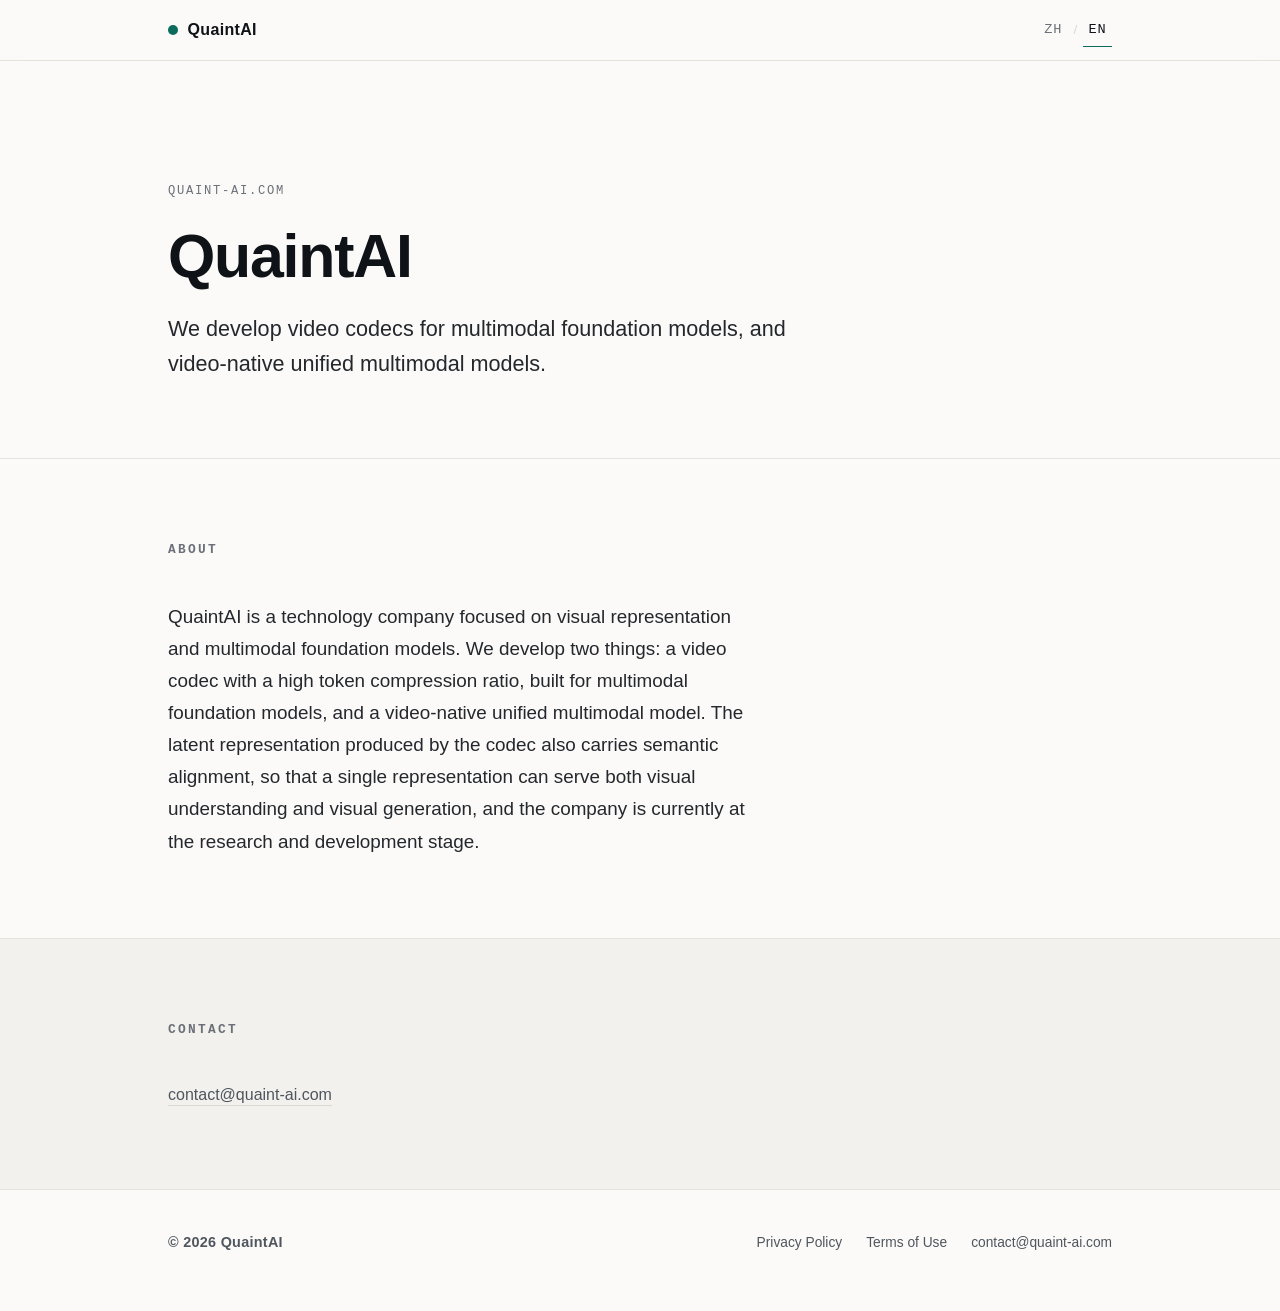
<file: index.html>
<!DOCTYPE html>
<html lang="en" data-lang="en"
      data-title-zh="QuaintAI"
      data-title-en="QuaintAI"
      data-desc-zh="QuaintAI 是一家专注视觉表示与多模态基础模型的技术公司，研发面向多模态基础模型的高 token 压缩率视频编解码器，以及视频原生的多模态统一模型。"
      data-desc-en="QuaintAI is a technology company focused on visual representation and multimodal foundation models. We develop a video codec with a high token compression ratio for multimodal foundation models, and a video-native unified multimodal model.">
<head>
<meta charset="utf-8">
<meta name="viewport" content="width=device-width, initial-scale=1">
<title>QuaintAI</title>
<meta name="description" id="meta-description" content="QuaintAI is a technology company focused on visual representation and multimodal foundation models. We develop a video codec with a high token compression ratio for multimodal foundation models, and a video-native unified multimodal model.">
<meta name="theme-color" content="#0d0f12">
<meta property="og:type" content="website">
<meta property="og:site_name" content="QuaintAI">
<meta property="og:url" content="https://quaint-ai.com/">
<meta property="og:locale" id="og-locale" content="en_US">
<meta property="og:title" id="og-title" content="QuaintAI">
<meta property="og:description" id="og-description" content="QuaintAI is a technology company focused on visual representation and multimodal foundation models. We develop a video codec with a high token compression ratio for multimodal foundation models, and a video-native unified multimodal model.">
<meta name="twitter:card" content="summary">
<link rel="canonical" href="https://quaint-ai.com/">
<link rel="icon" href="data:image/svg+xml,%3Csvg xmlns='http://www.w3.org/2000/svg' viewBox='0 0 32 32'%3E%3Crect width='32' height='32' rx='7' fill='%230d0f12'/%3E%3Cpath d='M16 7.5a8.5 8.5 0 1 0 5.1 15.3l2.2 2.2 1.9-1.9-2.2-2.2A8.5 8.5 0 0 0 16 7.5zm0 3a5.5 5.5 0 1 1 0 11 5.5 5.5 0 0 1 0-11z' fill='%235fd3bc'/%3E%3C/svg%3E">
<link rel="stylesheet" href="assets/style.css">
</head>
<body>
<a class="skip-link" href="#main"><span lang="zh">跳到主要内容</span><span lang="en">Skip to main content</span></a>

<header class="site-header">
  <div class="wrap header-row">
    <a class="brand" href="./" aria-label="QuaintAI">
      <span class="brand-mark" aria-hidden="true"></span>
      <span class="brand-name">QuaintAI</span>
    </a>
    <div class="lang-switch" role="group" aria-label="Language / 语言">
      <button type="button" class="lang-btn" data-set-lang="zh" aria-pressed="false" aria-label="切换到中文 / Switch to Chinese">ZH</button>
      <span class="lang-sep" aria-hidden="true">/</span>
      <button type="button" class="lang-btn" data-set-lang="en" aria-pressed="true" aria-label="Switch to English">EN</button>
    </div>
  </div>
</header>

<main id="main">

  <section class="hero">
    <div class="wrap">
      <p class="eyebrow">quaint-ai.com</p>
      <h1 class="hero-title">QuaintAI</h1>
      <p class="hero-statement" lang="zh">我们研发面向多模态基础模型的视频编解码器，以及视频原生的多模态统一模型。</p>
      <p class="hero-statement" lang="en">We develop video codecs for multimodal foundation models, and video-native unified multimodal models.</p>
    </div>
  </section>

  <section class="section" id="about" aria-labelledby="about-h">
    <div class="wrap">
      <h2 class="section-title" id="about-h"><span lang="zh">关于我们</span><span lang="en">About</span></h2>
      <p class="lede" lang="zh">QuaintAI 是一家专注视觉表示与多模态基础模型的技术公司，研发两样东西：面向多模态基础模型的高 token 压缩率视频编解码器，以及视频原生的多模态统一模型。编解码器输出的 latent representation 同时承担语义对齐，使同一套表示可以同时服务视觉理解与视觉生成。公司目前处于技术研发阶段。</p>
      <p class="lede" lang="en">QuaintAI is a technology company focused on visual representation and multimodal foundation models. We develop two things: a video codec with a high token compression ratio, built for multimodal foundation models, and a video-native unified multimodal model. The latent representation produced by the codec also carries semantic alignment, so that a single representation can serve both visual understanding and visual generation, and the company is currently at the research and development stage.</p>
    </div>
  </section>

  <section class="section section-alt" id="contact" aria-labelledby="contact-h">
    <div class="wrap">
      <h2 class="section-title" id="contact-h"><span lang="zh">联系我们</span><span lang="en">Contact</span></h2>
      <p class="contact-mail"><a href="mailto:contact@quaint-ai.com">contact@quaint-ai.com</a></p>

    </div>
  </section>

</main>

<footer class="site-footer">
  <div class="wrap footer-row">
    <p class="footer-brand">© 2026 QuaintAI</p>
    <nav class="footer-links" aria-label="Legal">
      <a href="privacy.html"><span lang="zh">隐私政策</span><span lang="en">Privacy Policy</span></a>
      <a href="terms.html"><span lang="zh">服务条款</span><span lang="en">Terms of Use</span></a>
      <a href="mailto:contact@quaint-ai.com">contact@quaint-ai.com</a>
    </nav>
  </div>
</footer>

<script src="assets/main.js" defer></script>
</body>
</html>
</file>
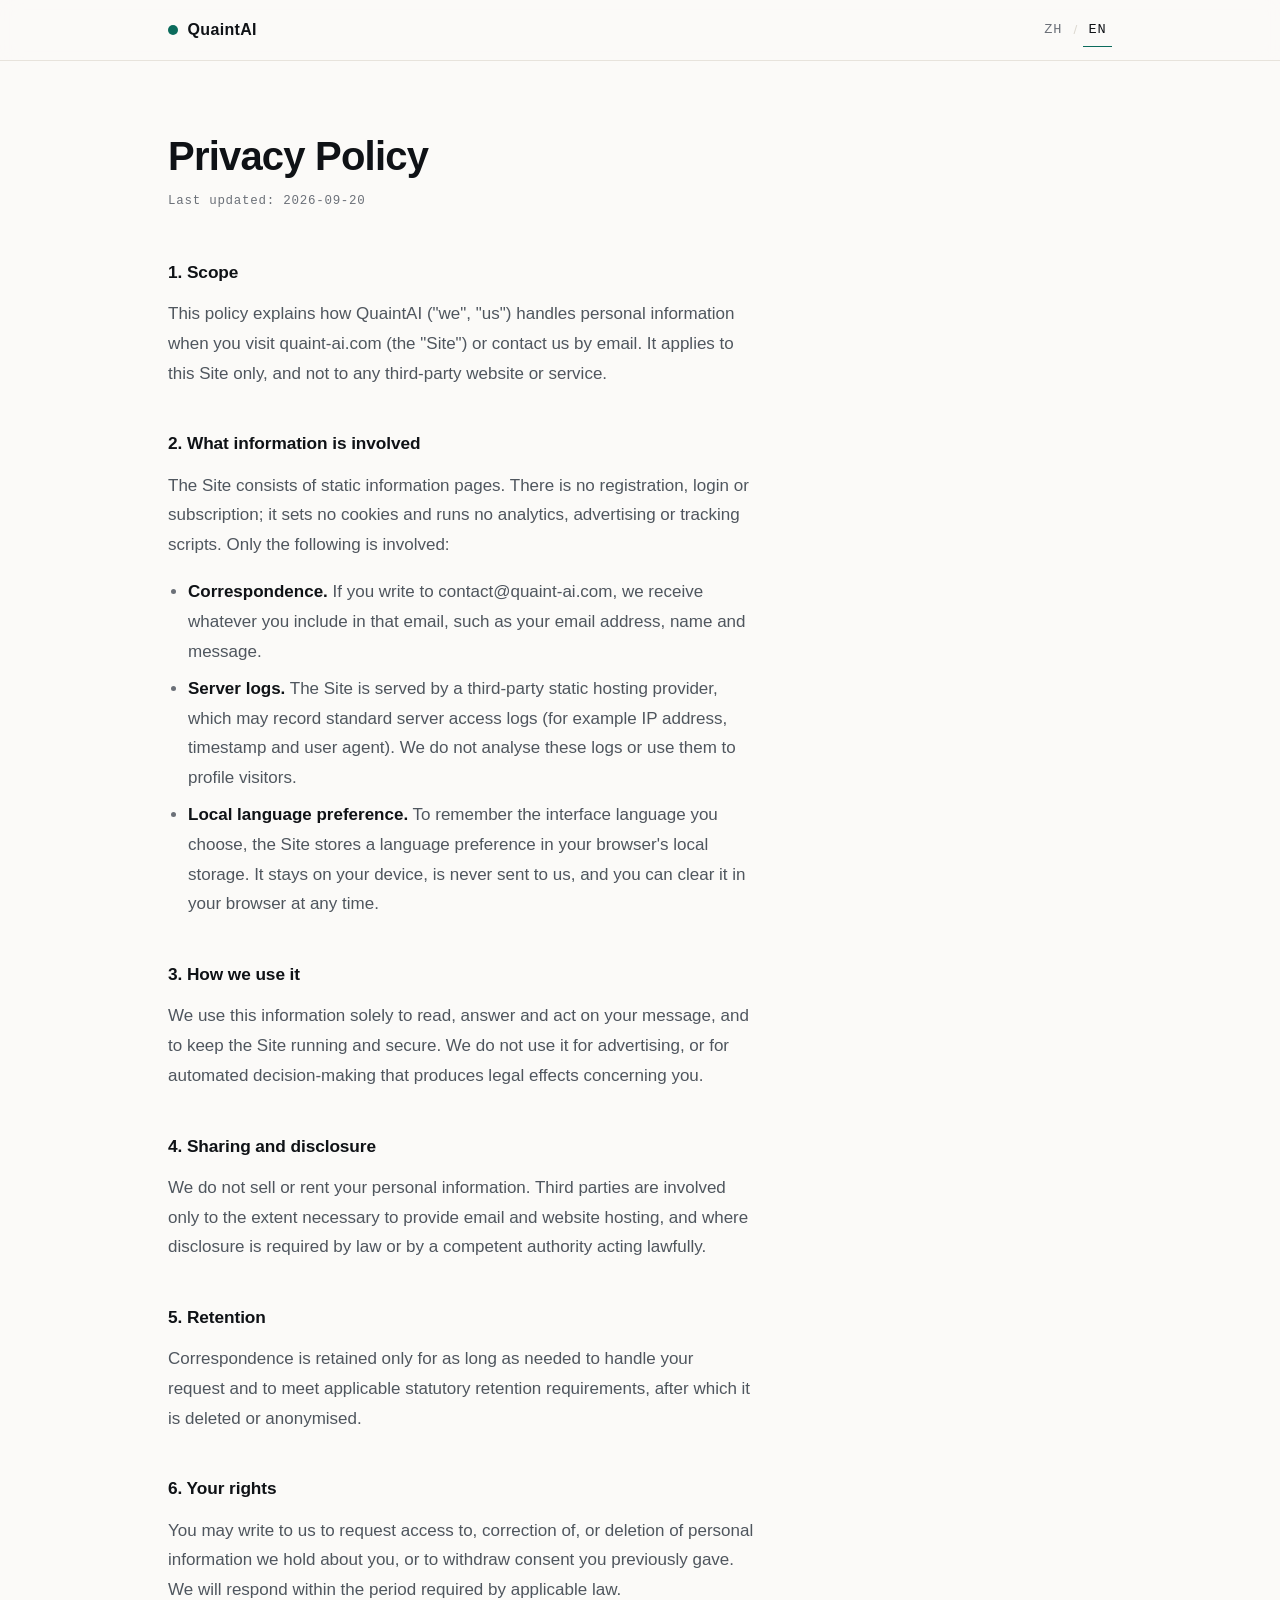
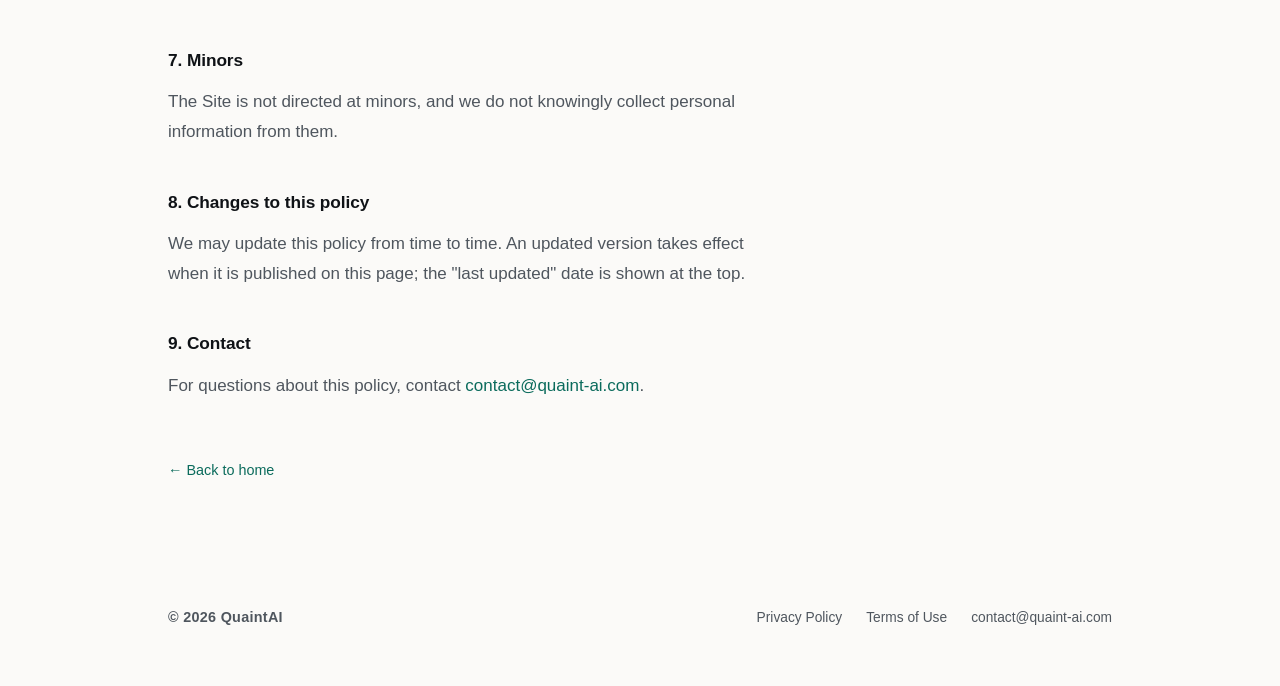
<file: privacy.html>
<!DOCTYPE html>
<html lang="en" data-lang="en"
      data-title-zh="隐私政策 · QuaintAI"
      data-title-en="Privacy Policy · QuaintAI"
      data-desc-zh="QuaintAI 网站隐私政策：我们如何处理你在访问 quaint-ai.com 或与我们来信时涉及的个人信息。"
      data-desc-en="QuaintAI website privacy policy: how we handle personal information when you visit quaint-ai.com or write to us.">
<head>
<meta charset="utf-8">
<meta name="viewport" content="width=device-width, initial-scale=1">
<title>Privacy Policy · QuaintAI</title>
<meta name="description" id="meta-description" content="QuaintAI website privacy policy: how we handle personal information when you visit quaint-ai.com or write to us.">
<meta name="theme-color" content="#0d0f12">
<meta name="robots" content="index, follow">
<meta property="og:type" content="article">
<meta property="og:site_name" content="QuaintAI">
<meta property="og:url" content="https://quaint-ai.com/privacy.html">
<meta property="og:locale" id="og-locale" content="en_US">
<meta property="og:title" id="og-title" content="Privacy Policy · QuaintAI">
<meta property="og:description" id="og-description" content="QuaintAI website privacy policy: how we handle personal information when you visit quaint-ai.com or write to us.">
<link rel="canonical" href="https://quaint-ai.com/privacy.html">
<link rel="icon" href="data:image/svg+xml,%3Csvg xmlns='http://www.w3.org/2000/svg' viewBox='0 0 32 32'%3E%3Crect width='32' height='32' rx='7' fill='%230d0f12'/%3E%3Cpath d='M16 7.5a8.5 8.5 0 1 0 5.1 15.3l2.2 2.2 1.9-1.9-2.2-2.2A8.5 8.5 0 0 0 16 7.5zm0 3a5.5 5.5 0 1 1 0 11 5.5 5.5 0 0 1 0-11z' fill='%235fd3bc'/%3E%3C/svg%3E">
<link rel="stylesheet" href="assets/style.css">
</head>
<body>
<a class="skip-link" href="#main"><span lang="zh">跳到主要内容</span><span lang="en">Skip to main content</span></a>

<header class="site-header">
  <div class="wrap header-row">
    <a class="brand" href="./" aria-label="QuaintAI">
      <span class="brand-mark" aria-hidden="true"></span>
      <span class="brand-name">QuaintAI</span>
    </a>
    <div class="lang-switch" role="group" aria-label="Language / 语言">
      <button type="button" class="lang-btn" data-set-lang="zh" aria-pressed="false" aria-label="切换到中文 / Switch to Chinese">ZH</button>
      <span class="lang-sep" aria-hidden="true">/</span>
      <button type="button" class="lang-btn" data-set-lang="en" aria-pressed="true" aria-label="Switch to English">EN</button>
    </div>
  </div>
</header>

<main id="main" class="doc">
  <div class="wrap">
    <h1 class="doc-title"><span lang="zh">隐私政策</span><span lang="en">Privacy Policy</span></h1>
    <p class="doc-updated"><span lang="zh">最后更新：2026-09-20</span><span lang="en">Last updated: 2026-09-20</span></p>

    <div class="prose" lang="zh">
      <h2>一、适用范围</h2>
      <p>本政策说明 QuaintAI（以下称「我们」）在你访问 quaint-ai.com（以下称「本网站」）或通过邮件与我们联系时，如何处理相关个人信息。本政策仅适用于本网站，不适用于任何第三方网站或服务。</p>

      <h2>二、我们处理哪些信息</h2>
      <p>本网站是静态信息页面，不设注册、登录或订阅功能，不使用 cookie，也不部署分析、广告或追踪脚本。涉及的信息仅限以下三类：</p>
      <ul>
        <li><strong>来信信息</strong>：当你通过 contact@quaint-ai.com 与我们联系时，我们会收到你在邮件中提供的信息，例如邮箱地址、称呼与邮件正文内容。</li>
        <li><strong>访问日志</strong>：本网站由第三方静态网站托管服务承载，该服务可能按其通行做法记录服务器访问日志（例如 IP 地址、访问时间、浏览器标识）。我们不对这些日志进行分析或用户画像。</li>
        <li><strong>本地语言偏好</strong>：为记住你选择的界面语言，本网站会在你的浏览器本地存储中写入一项语言偏好。该数据仅保存在你的设备上，不会发送给我们，你可随时在浏览器中清除。</li>
      </ul>

      <h2>三、使用目的</h2>
      <p>上述信息仅用于阅读、回复和处理你的来信，以及维持本网站的正常运行与安全。我们不将其用于广告投放，也不用于对个人产生法律效果的自动化决策。</p>

      <h2>四、共享与披露</h2>
      <p>我们不出售、不出租你的个人信息。仅在下列范围内可能涉及第三方：为提供邮件与网站托管服务所必需的范围内；以及法律法规要求或主管机关依法要求披露时。</p>

      <h2>五、保存期限</h2>
      <p>来信及相关往来记录，仅在处理你的请求以及满足法定保存要求所必需的期间内保存，此后我们会删除或作匿名化处理。</p>

      <h2>六、你的权利</h2>
      <p>你可以来信要求访问、更正或删除我们持有的与你相关的个人信息，或撤回你此前作出的同意。我们会在适用法律规定的期限内答复。</p>

      <h2>七、未成年人</h2>
      <p>本网站不面向未成年人，我们也不会主动收集未成年人的个人信息。</p>

      <h2>八、本政策的变更</h2>
      <p>我们可能不时更新本政策。更新后的版本自在本页面发布之日起生效，请以页面顶部标注的「最后更新」日期为准。</p>

      <h2>九、联系方式</h2>
      <p>如对本政策有任何疑问，请联系 <a href="mailto:contact@quaint-ai.com">contact@quaint-ai.com</a>。</p>
    </div>

    <div class="prose" lang="en">
      <h2>1. Scope</h2>
      <p>This policy explains how QuaintAI ("we", "us") handles personal information when you visit quaint-ai.com (the "Site") or contact us by email. It applies to this Site only, and not to any third-party website or service.</p>

      <h2>2. What information is involved</h2>
      <p>The Site consists of static information pages. There is no registration, login or subscription; it sets no cookies and runs no analytics, advertising or tracking scripts. Only the following is involved:</p>
      <ul>
        <li><strong>Correspondence.</strong> If you write to contact@quaint-ai.com, we receive whatever you include in that email, such as your email address, name and message.</li>
        <li><strong>Server logs.</strong> The Site is served by a third-party static hosting provider, which may record standard server access logs (for example IP address, timestamp and user agent). We do not analyse these logs or use them to profile visitors.</li>
        <li><strong>Local language preference.</strong> To remember the interface language you choose, the Site stores a language preference in your browser's local storage. It stays on your device, is never sent to us, and you can clear it in your browser at any time.</li>
      </ul>

      <h2>3. How we use it</h2>
      <p>We use this information solely to read, answer and act on your message, and to keep the Site running and secure. We do not use it for advertising, or for automated decision-making that produces legal effects concerning you.</p>

      <h2>4. Sharing and disclosure</h2>
      <p>We do not sell or rent your personal information. Third parties are involved only to the extent necessary to provide email and website hosting, and where disclosure is required by law or by a competent authority acting lawfully.</p>

      <h2>5. Retention</h2>
      <p>Correspondence is retained only for as long as needed to handle your request and to meet applicable statutory retention requirements, after which it is deleted or anonymised.</p>

      <h2>6. Your rights</h2>
      <p>You may write to us to request access to, correction of, or deletion of personal information we hold about you, or to withdraw consent you previously gave. We will respond within the period required by applicable law.</p>

      <h2>7. Minors</h2>
      <p>The Site is not directed at minors, and we do not knowingly collect personal information from them.</p>

      <h2>8. Changes to this policy</h2>
      <p>We may update this policy from time to time. An updated version takes effect when it is published on this page; the "last updated" date is shown at the top.</p>

      <h2>9. Contact</h2>
      <p>For questions about this policy, contact <a href="mailto:contact@quaint-ai.com">contact@quaint-ai.com</a>.</p>
    </div>

    <a class="back-link" href="./"><span lang="zh">← 返回首页</span><span lang="en">← Back to home</span></a>
  </div>
</main>

<footer class="site-footer">
  <div class="wrap footer-row">
    <p class="footer-brand">© 2026 QuaintAI</p>
    <nav class="footer-links" aria-label="Legal">
      <a href="privacy.html"><span lang="zh">隐私政策</span><span lang="en">Privacy Policy</span></a>
      <a href="terms.html"><span lang="zh">服务条款</span><span lang="en">Terms of Use</span></a>
      <a href="mailto:contact@quaint-ai.com">contact@quaint-ai.com</a>
    </nav>
  </div>
</footer>

<script src="assets/main.js" defer></script>
</body>
</html>
</file>
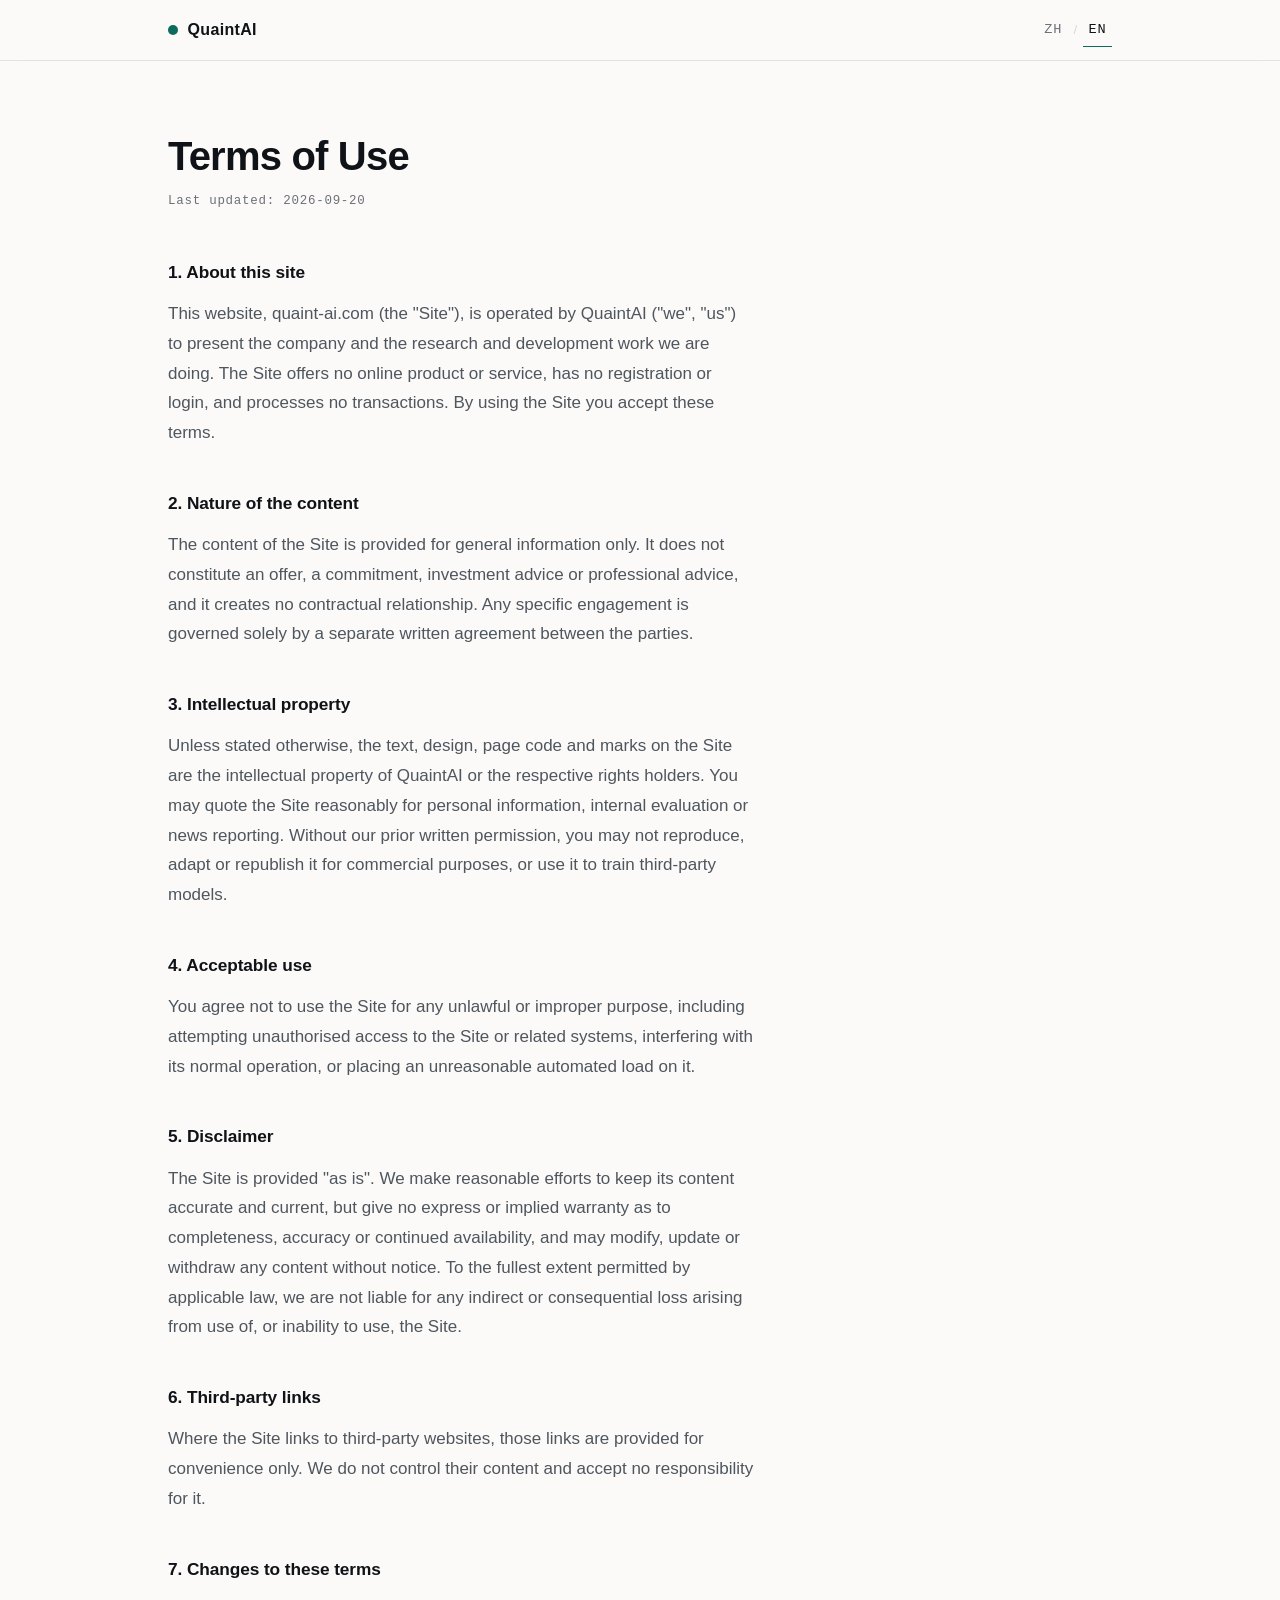
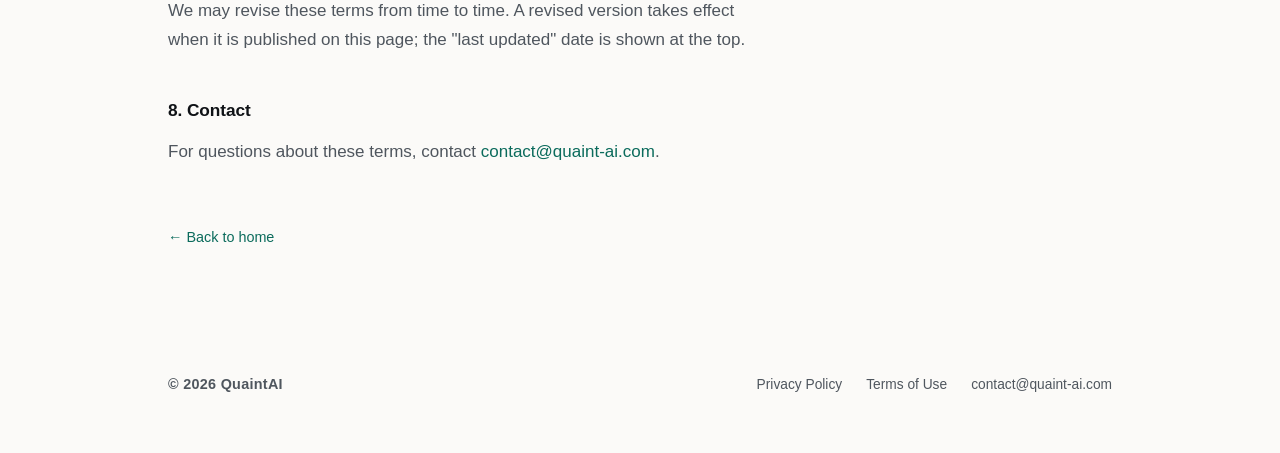
<file: terms.html>
<!DOCTYPE html>
<html lang="en" data-lang="en"
      data-title-zh="服务条款 · QuaintAI"
      data-title-en="Terms of Use · QuaintAI"
      data-desc-zh="QuaintAI 网站服务条款：本网站的用途、内容性质、知识产权、可接受使用与免责说明。"
      data-desc-en="Terms of use for the QuaintAI website: purpose of the site, nature of its content, intellectual property, acceptable use and disclaimers.">
<head>
<meta charset="utf-8">
<meta name="viewport" content="width=device-width, initial-scale=1">
<title>Terms of Use · QuaintAI</title>
<meta name="description" id="meta-description" content="Terms of use for the QuaintAI website: purpose of the site, nature of its content, intellectual property, acceptable use and disclaimers.">
<meta name="theme-color" content="#0d0f12">
<meta name="robots" content="index, follow">
<meta property="og:type" content="article">
<meta property="og:site_name" content="QuaintAI">
<meta property="og:url" content="https://quaint-ai.com/terms.html">
<meta property="og:locale" id="og-locale" content="en_US">
<meta property="og:title" id="og-title" content="Terms of Use · QuaintAI">
<meta property="og:description" id="og-description" content="Terms of use for the QuaintAI website: purpose of the site, nature of its content, intellectual property, acceptable use and disclaimers.">
<link rel="canonical" href="https://quaint-ai.com/terms.html">
<link rel="icon" href="data:image/svg+xml,%3Csvg xmlns='http://www.w3.org/2000/svg' viewBox='0 0 32 32'%3E%3Crect width='32' height='32' rx='7' fill='%230d0f12'/%3E%3Cpath d='M16 7.5a8.5 8.5 0 1 0 5.1 15.3l2.2 2.2 1.9-1.9-2.2-2.2A8.5 8.5 0 0 0 16 7.5zm0 3a5.5 5.5 0 1 1 0 11 5.5 5.5 0 0 1 0-11z' fill='%235fd3bc'/%3E%3C/svg%3E">
<link rel="stylesheet" href="assets/style.css">
</head>
<body>
<a class="skip-link" href="#main"><span lang="zh">跳到主要内容</span><span lang="en">Skip to main content</span></a>

<header class="site-header">
  <div class="wrap header-row">
    <a class="brand" href="./" aria-label="QuaintAI">
      <span class="brand-mark" aria-hidden="true"></span>
      <span class="brand-name">QuaintAI</span>
    </a>
    <div class="lang-switch" role="group" aria-label="Language / 语言">
      <button type="button" class="lang-btn" data-set-lang="zh" aria-pressed="false" aria-label="切换到中文 / Switch to Chinese">ZH</button>
      <span class="lang-sep" aria-hidden="true">/</span>
      <button type="button" class="lang-btn" data-set-lang="en" aria-pressed="true" aria-label="Switch to English">EN</button>
    </div>
  </div>
</header>

<main id="main" class="doc">
  <div class="wrap">
    <h1 class="doc-title"><span lang="zh">服务条款</span><span lang="en">Terms of Use</span></h1>
    <p class="doc-updated"><span lang="zh">最后更新：2026-09-20</span><span lang="en">Last updated: 2026-09-20</span></p>

    <div class="prose" lang="zh">
      <h2>一、关于本网站</h2>
      <p>本网站 quaint-ai.com（以下称「本网站」）由 QuaintAI（以下称「我们」）运营，用于介绍公司与我们正在进行的研发工作。本网站不提供在线产品或服务，不设注册与登录，也不进行在线交易。访问本网站即表示你接受本条款。</p>

      <h2>二、内容性质</h2>
      <p>本网站内容仅供一般性了解之用，不构成任何要约、承诺、投资建议或专业意见，也不构成任何形式的合同关系。任何具体合作以双方另行签署的书面协议为准。</p>

      <h2>三、知识产权</h2>
      <p>除另有说明外，本网站的文字、设计、页面代码与标识等内容的知识产权归我们或相应权利人所有。你可以为个人了解、内部评估或新闻报道目的合理引用本网站内容，但未经事先书面许可，不得以商业目的复制、改编、再发布或用于训练第三方模型。</p>

      <h2>四、可接受使用</h2>
      <p>你同意不将本网站用于任何违法或不正当用途，包括但不限于：试图未经授权访问本网站或相关系统；干扰、破坏本网站的正常运行；以及以自动化方式对本网站施加不合理负载。</p>

      <h2>五、免责声明</h2>
      <p>本网站内容按「现状」提供。我们会尽合理努力保持内容准确与及时，但不对其完整性、准确性或持续可用性作出明示或默示的保证，并可随时修改、更新或撤回任何内容而不另行通知。在适用法律允许的最大范围内，我们不对因使用或无法使用本网站而产生的任何间接或后果性损失承担责任。</p>

      <h2>六、第三方链接</h2>
      <p>如本网站包含指向第三方网站的链接，该等链接仅为方便提供。我们不控制其内容，也不对其承担责任。</p>


      <h2>七、条款的变更</h2>
      <p>我们可能不时修订本条款。修订后的版本自在本页面发布之日起生效，请以页面顶部标注的「最后更新」日期为准。</p>

      <h2>八、联系方式</h2>
      <p>与本条款相关的问题，请联系 <a href="mailto:contact@quaint-ai.com">contact@quaint-ai.com</a>。</p>
    </div>

    <div class="prose" lang="en">
      <h2>1. About this site</h2>
      <p>This website, quaint-ai.com (the "Site"), is operated by QuaintAI ("we", "us") to present the company and the research and development work we are doing. The Site offers no online product or service, has no registration or login, and processes no transactions. By using the Site you accept these terms.</p>

      <h2>2. Nature of the content</h2>
      <p>The content of the Site is provided for general information only. It does not constitute an offer, a commitment, investment advice or professional advice, and it creates no contractual relationship. Any specific engagement is governed solely by a separate written agreement between the parties.</p>

      <h2>3. Intellectual property</h2>
      <p>Unless stated otherwise, the text, design, page code and marks on the Site are the intellectual property of QuaintAI or the respective rights holders. You may quote the Site reasonably for personal information, internal evaluation or news reporting. Without our prior written permission, you may not reproduce, adapt or republish it for commercial purposes, or use it to train third-party models.</p>

      <h2>4. Acceptable use</h2>
      <p>You agree not to use the Site for any unlawful or improper purpose, including attempting unauthorised access to the Site or related systems, interfering with its normal operation, or placing an unreasonable automated load on it.</p>

      <h2>5. Disclaimer</h2>
      <p>The Site is provided "as is". We make reasonable efforts to keep its content accurate and current, but give no express or implied warranty as to completeness, accuracy or continued availability, and may modify, update or withdraw any content without notice. To the fullest extent permitted by applicable law, we are not liable for any indirect or consequential loss arising from use of, or inability to use, the Site.</p>

      <h2>6. Third-party links</h2>
      <p>Where the Site links to third-party websites, those links are provided for convenience only. We do not control their content and accept no responsibility for it.</p>


      <h2>7. Changes to these terms</h2>
      <p>We may revise these terms from time to time. A revised version takes effect when it is published on this page; the "last updated" date is shown at the top.</p>

      <h2>8. Contact</h2>
      <p>For questions about these terms, contact <a href="mailto:contact@quaint-ai.com">contact@quaint-ai.com</a>.</p>
    </div>

    <a class="back-link" href="./"><span lang="zh">← 返回首页</span><span lang="en">← Back to home</span></a>
  </div>
</main>

<footer class="site-footer">
  <div class="wrap footer-row">
    <p class="footer-brand">© 2026 QuaintAI</p>
    <nav class="footer-links" aria-label="Legal">
      <a href="privacy.html"><span lang="zh">隐私政策</span><span lang="en">Privacy Policy</span></a>
      <a href="terms.html"><span lang="zh">服务条款</span><span lang="en">Terms of Use</span></a>
      <a href="mailto:contact@quaint-ai.com">contact@quaint-ai.com</a>
    </nav>
  </div>
</footer>

<script src="assets/main.js" defer></script>
</body>
</html>
</file>
<file: assets/style.css>
/* QuaintAI — static site styles. Dark by default, light under prefers-color-scheme: light. */

:root {
  --bg:        #0d0f12;
  --bg-alt:    #111419;
  --surface:   #151920;
  --line:      #232932;
  --line-soft: #1b2028;
  --fg:        #e8eaed;
  --fg-strong: #ffffff;
  --fg-muted:  #9aa3ae;
  --fg-faint:  #6c7681;
  --accent:    #5fd3bc;
  --accent-dim:#2d6f63;
  --focus:     #8fe3d1;

  --font-sans: -apple-system, BlinkMacSystemFont, "Segoe UI", Roboto, "Helvetica Neue",
               "PingFang SC", "Hiragino Sans GB", "Microsoft YaHei", "Noto Sans CJK SC",
               "Source Han Sans SC", "WenQuanYi Micro Hei", Arial, sans-serif;
  --font-mono: ui-monospace, SFMono-Regular, "SF Mono", Menlo, Consolas,
               "Liberation Mono", monospace;

  --wrap: 62rem;
  --pad: 1.5rem;
}

@media (prefers-color-scheme: light) {
  :root {
    --bg:        #fbfaf8;
    --bg-alt:    #f2f1ed;
    --surface:   #ffffff;
    --line:      #ddd9d1;
    --line-soft: #e7e3dc;
    --fg:        #24282d;
    --fg-strong: #0f1216;
    --fg-muted:  #4f565e;
    --fg-faint:  #6b7078;
    --accent:    #0b6b5c;
    --accent-dim:#9ecdc3;
    --focus:     #0b6b5c;
  }
}

*, *::before, *::after { box-sizing: border-box; }

html {
  scroll-behavior: smooth;
  -webkit-text-size-adjust: 100%;
}
@media (prefers-reduced-motion: reduce) {
  html { scroll-behavior: auto; }
}

body {
  margin: 0;
  background: var(--bg);
  color: var(--fg);
  font-family: var(--font-sans);
  font-size: 17px;
  line-height: 1.75;
  -webkit-font-smoothing: antialiased;
  text-rendering: optimizeLegibility;
}

/* ---- bilingual visibility ---------------------------------------------- */
html[data-lang="zh"] body [lang="en"] { display: none; }
html[data-lang="en"] body [lang="zh"] { display: none; }

.wrap {
  width: 100%;
  max-width: var(--wrap);
  margin: 0 auto;
  padding: 0 var(--pad);
}

strong { color: var(--fg-strong); font-weight: 600; }

a { color: var(--accent); text-decoration: none; }
a:hover { text-decoration: underline; text-underline-offset: 3px; }

:focus-visible {
  outline: 2px solid var(--focus);
  outline-offset: 3px;
  border-radius: 2px;
}

.skip-link {
  position: absolute;
  left: -9999px;
  top: 0;
  background: var(--surface);
  color: var(--fg-strong);
  padding: .6rem 1rem;
  border: 1px solid var(--line);
  z-index: 10;
}
.skip-link:focus { left: 1rem; top: 1rem; }

/* ---- header ------------------------------------------------------------ */
.site-header {
  position: sticky;
  top: 0;
  z-index: 5;
  background: color-mix(in srgb, var(--bg) 86%, transparent);
  backdrop-filter: blur(10px);
  border-bottom: 1px solid var(--line-soft);
}
@supports not (backdrop-filter: blur(10px)) {
  .site-header { background: var(--bg); }
}

.header-row {
  display: flex;
  align-items: center;
  justify-content: space-between;
  gap: 1rem;
  min-height: 60px;
}

.brand {
  display: inline-flex;
  align-items: center;
  gap: .6rem;
  color: var(--fg-strong);
}
.brand:hover { text-decoration: none; }
.brand-mark {
  width: 10px; height: 10px;
  border-radius: 50%;
  background: var(--accent);
  flex: 0 0 auto;
}
.brand-name {
  font-weight: 600;
  letter-spacing: .02em;
  font-size: 1rem;
}

.lang-switch {
  display: inline-flex;
  align-items: center;
  gap: .35rem;
  font-size: .85rem;
}
.lang-btn {
  appearance: none;
  background: none;
  border: 0;
  padding: .3rem .35rem;
  margin: 0;
  color: var(--fg-faint);
  font: inherit;
  font-family: var(--font-mono);
  letter-spacing: .06em;
  cursor: pointer;
  border-bottom: 1px solid transparent;
  display: inline-block;
}
.lang-btn:hover { color: var(--fg); }
.lang-btn[aria-pressed="true"] {
  color: var(--fg-strong);
  border-bottom-color: var(--accent);
}
.lang-sep { color: var(--line); }

/* ---- hero -------------------------------------------------------------- */
.hero {
  padding: clamp(3.75rem, 11vw, 7.5rem) 0 clamp(2.75rem, 7vw, 4.75rem);
  border-bottom: 1px solid var(--line-soft);
}

.eyebrow {
  margin: 0 0 1.4rem;
  font-family: var(--font-mono);
  font-size: .76rem;
  letter-spacing: .14em;
  text-transform: uppercase;
  color: var(--fg-faint);
}

.hero-title {
  margin: 0 0 1.5rem;
  font-size: clamp(2.4rem, 7vw, 3.8rem);
  line-height: 1.05;
  letter-spacing: -.02em;
  font-weight: 600;
  color: var(--fg-strong);
}

.hero-statement {
  margin: 0;
  max-width: 44ch;
  font-size: clamp(1.1rem, 2.4vw, 1.35rem);
  line-height: 1.6;
  color: var(--fg);
  text-wrap: pretty;
}
html[data-lang="en"] .hero-statement { max-width: 52ch; }

/* ---- sections ---------------------------------------------------------- */
.section {
  padding: clamp(3rem, 7.5vw, 5rem) 0;
  border-bottom: 1px solid var(--line-soft);
}
.section-alt { background: var(--bg-alt); }

.section-title {
  margin: 0 0 clamp(1.75rem, 4vw, 2.5rem);
  font-size: .8rem;
  font-weight: 600;
  letter-spacing: .18em;
  text-transform: uppercase;
  color: var(--fg-faint);
  font-family: var(--font-mono);
}

.lede {
  margin: 0 0 1.2rem;
  max-width: 56ch;
  font-size: clamp(1.02rem, 2vw, 1.18rem);
  line-height: 1.7;
  color: var(--fg);
}
.lede:last-child { margin-bottom: 0; }

/* ---- contact ----------------------------------------------------------- */
.contact-mail {
  margin: 0;
  font-size: 1rem;
}
.contact-mail a {
  color: var(--fg-muted);
  border-bottom: 1px solid var(--line);
  padding-bottom: 2px;
  word-break: break-word;
}
.contact-mail a:hover {
  color: var(--accent);
  border-bottom-color: var(--accent);
  text-decoration: none;
}

/* ---- legal pages ------------------------------------------------------- */
.doc { padding: clamp(2.5rem, 7vw, 4.5rem) 0 clamp(3rem, 8vw, 5rem); }
.doc-title {
  margin: 0 0 .75rem;
  font-size: clamp(1.8rem, 5vw, 2.5rem);
  line-height: 1.15;
  letter-spacing: -.02em;
  font-weight: 600;
  color: var(--fg-strong);
}
.doc-updated {
  margin: 0 0 clamp(2rem, 5vw, 2.75rem);
  font-family: var(--font-mono);
  font-size: .78rem;
  letter-spacing: .06em;
  color: var(--fg-faint);
}
.prose { max-width: 62ch; }
.prose h2 {
  margin: 2.5rem 0 .75rem;
  font-size: 1.08rem;
  font-weight: 600;
  color: var(--fg-strong);
  letter-spacing: -.005em;
}
.prose h2:first-child { margin-top: 0; }
.prose p { margin: 0 0 1.1rem; color: var(--fg-muted); }
.prose ul { margin: 0 0 1.1rem; padding-left: 1.25rem; }
.prose li { margin-bottom: .45rem; color: var(--fg-muted); }
.prose li::marker { color: var(--fg-faint); }
.prose a { word-break: break-word; }
.back-link { display: inline-block; margin-top: 2.5rem; font-size: .9rem; }

/* ---- footer ------------------------------------------------------------ */
.site-footer { padding: 2.5rem 0 3rem; }
.footer-row {
  display: flex;
  flex-wrap: wrap;
  align-items: baseline;
  justify-content: space-between;
  gap: 1rem 1.5rem;
}
.footer-brand {
  margin: 0 0 .5rem;
  font-weight: 600;
  color: var(--fg-muted);
  font-size: .9rem;
  letter-spacing: .02em;
}
.footer-links {
  display: flex;
  flex-wrap: wrap;
  gap: .5rem 1.5rem;
  font-size: .86rem;
}
.footer-links a { color: var(--fg-muted); }
.footer-links a:hover { color: var(--accent); }

/* ---- responsive -------------------------------------------------------- */
@media (max-width: 640px) {
  body { font-size: 16px; }
  :root { --pad: 1.25rem; }

}

@media print {
  .site-header, .skip-link { display: none; }
  body { background: #fff; color: #000; }
}
</file>
